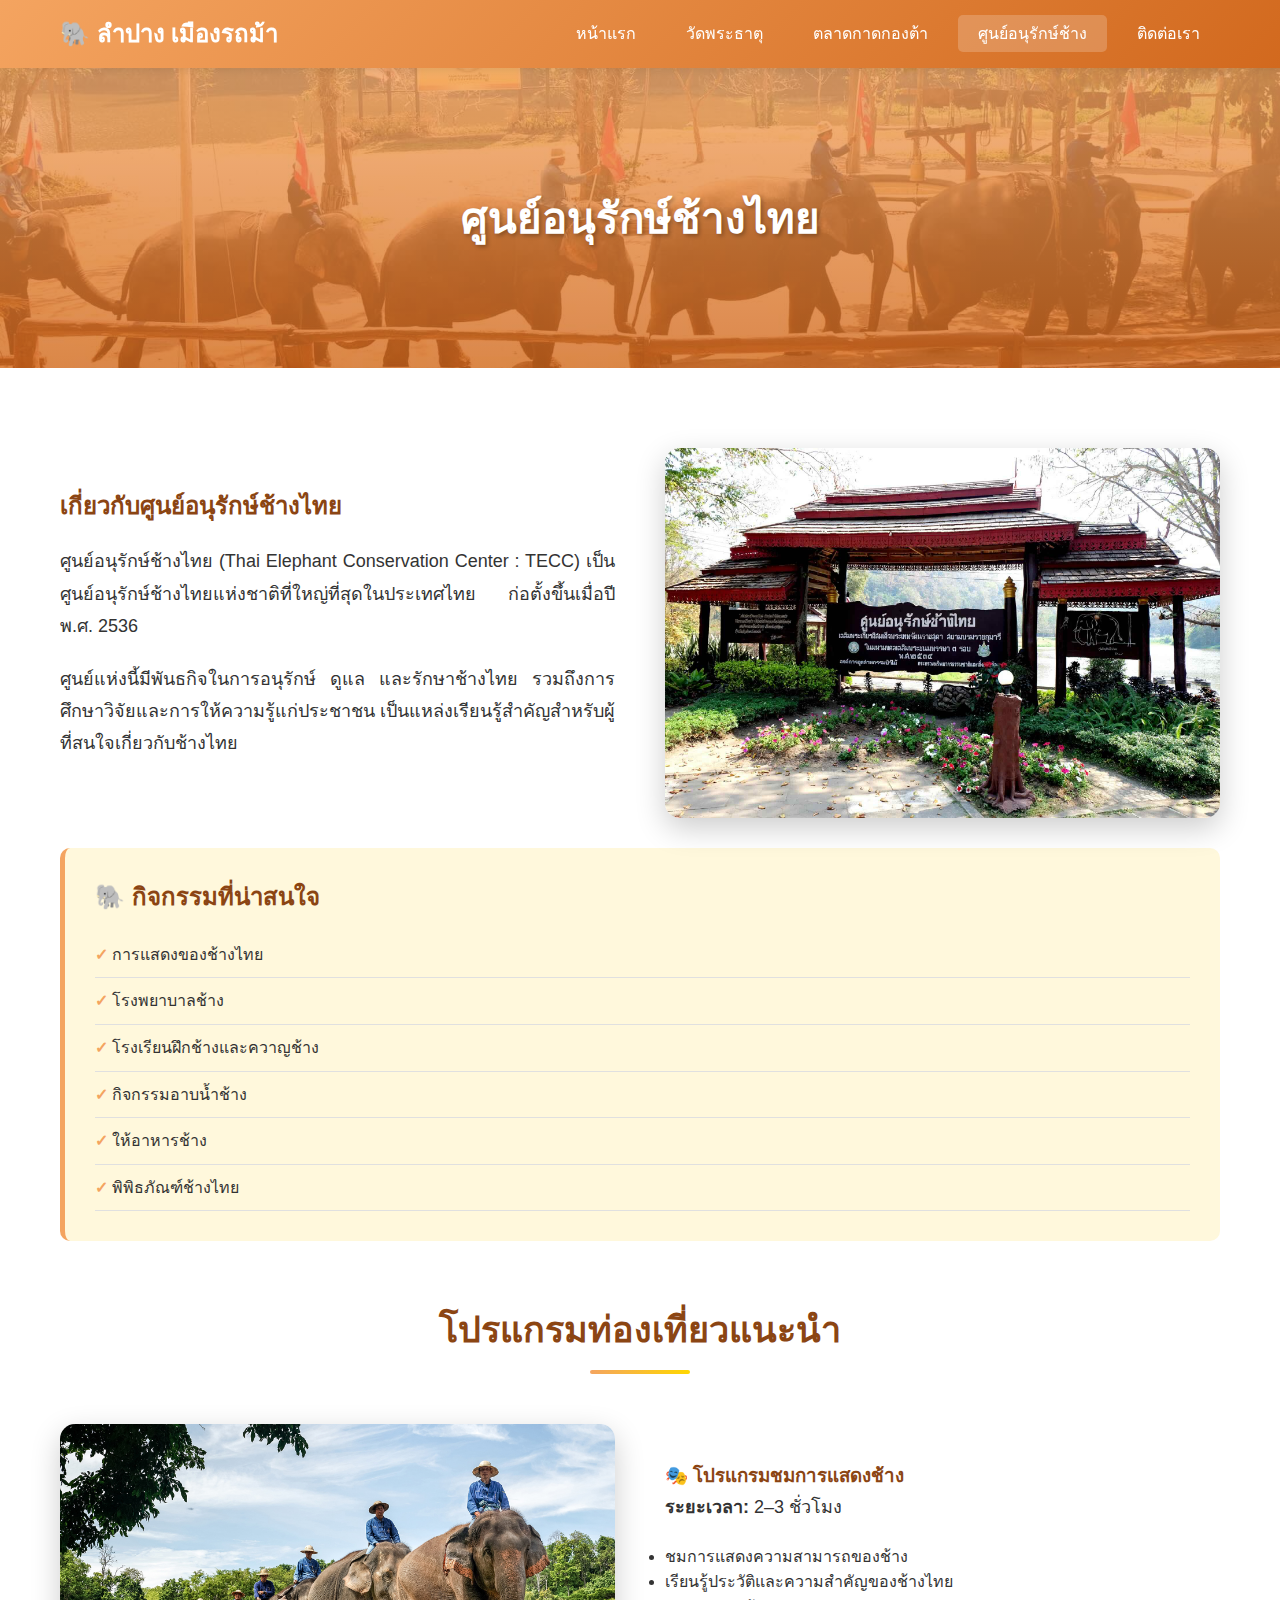
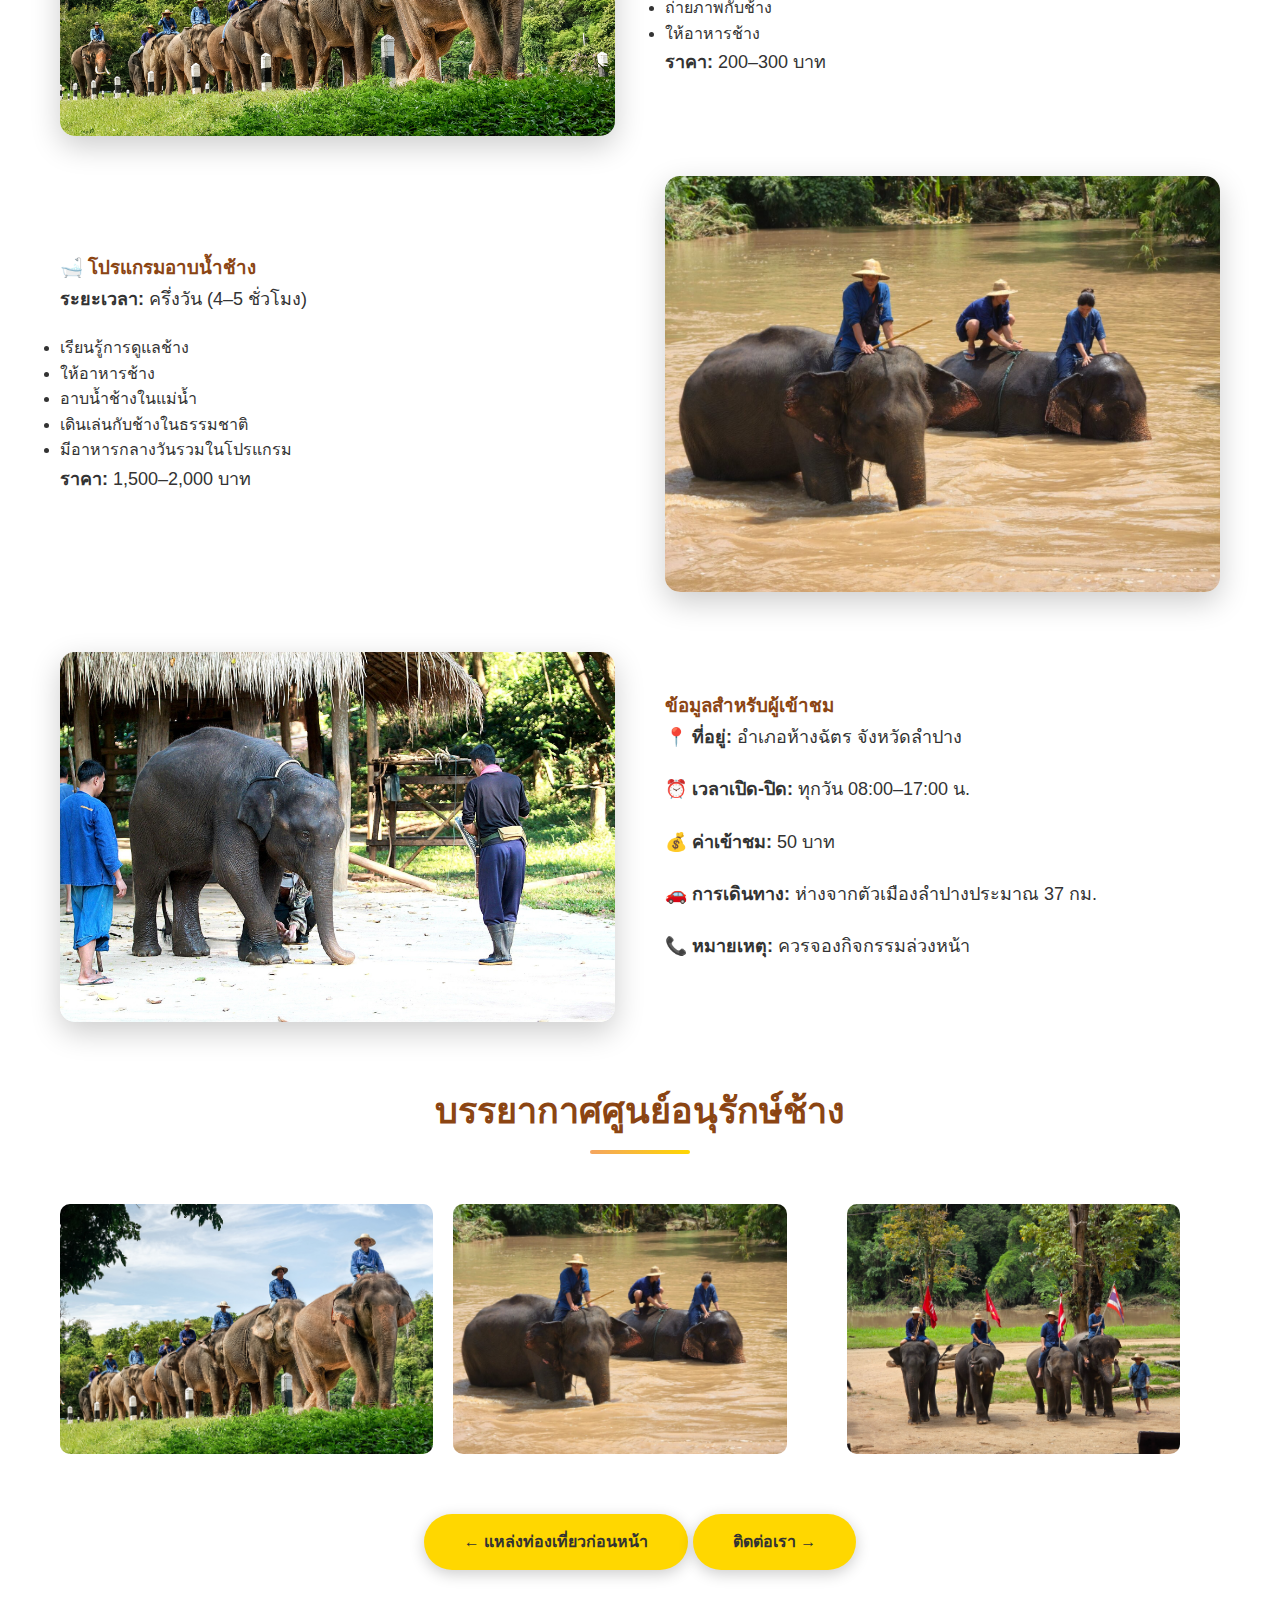
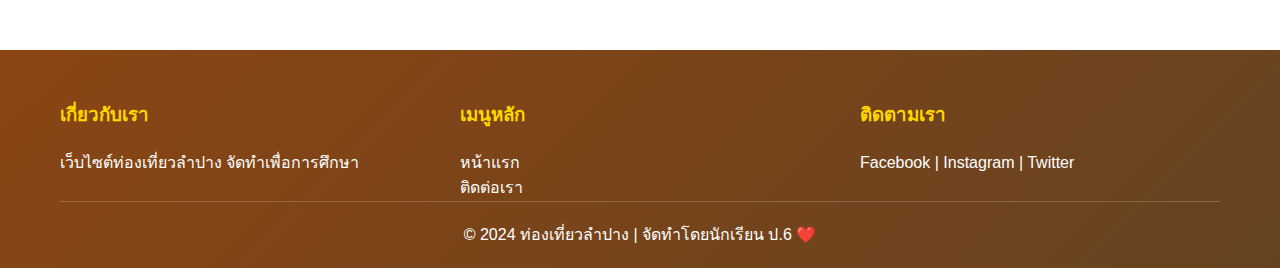
<file: elephant-center.html>
<!DOCTYPE html>
<html lang="th">
<head>
    <meta charset="UTF-8">
    <meta name="viewport" content="width=device-width, initial-scale=1.0">
    <title>ศูนย์อนุรักษ์ช้างไทย - ท่องเที่ยวลำปาง</title>
    <link rel="stylesheet" href="styles.css">
</head>
<body>

<!-- ================= Header และ Navigation ================= -->
<header>
    <div class="container">
        <div class="logo">
            <h1>🐘 ลำปาง เมืองรถม้า</h1>
        </div>
        <nav>
            <ul>
                <li><a href="index.html">หน้าแรก</a></li>
                <li><a href="wat-phra-that.html">วัดพระธาตุ</a></li>
                <li><a href="kad-kong-ta.html">ตลาดกาดกองต้า</a></li>
                <li><a href="elephant-center.html" class="active">ศูนย์อนุรักษ์ช้าง</a></li>
                <li><a href="contact.html">ติดต่อเรา</a></li>
            </ul>
        </nav>
    </div>
</header>

<!-- ================= Hero Section ================= -->
<section class="detail-hero"
    style="background-image: linear-gradient(rgba(244,164,96,0.8), rgba(210,105,30,0.8)), url('images/changthai0.jpeg');">
    <h2>ศูนย์อนุรักษ์ช้างไทย</h2>
</section>

<!-- ================= เนื้อหาหลัก ================= -->
<section class="detail-content">
    <div class="container">

        <div class="content-wrapper">
            <div class="content-text">
                <h2 style="color:#8B4513; margin-bottom:20px;">
                    เกี่ยวกับศูนย์อนุรักษ์ช้างไทย
                </h2>
                <p>
                    ศูนย์อนุรักษ์ช้างไทย (Thai Elephant Conservation Center : TECC)
                    เป็นศูนย์อนุรักษ์ช้างไทยแห่งชาติที่ใหญ่ที่สุดในประเทศไทย
                    ก่อตั้งขึ้นเมื่อปี พ.ศ. 2536
                </p>
                <p>
                    ศูนย์แห่งนี้มีพันธกิจในการอนุรักษ์ ดูแล และรักษาช้างไทย
                    รวมถึงการศึกษาวิจัยและการให้ความรู้แก่ประชาชน
                    เป็นแหล่งเรียนรู้สำคัญสำหรับผู้ที่สนใจเกี่ยวกับช้างไทย
                </p>
            </div>

            <div class="content-image">
                <img src="images/changthai01.jpeg" alt="ศูนย์อนุรักษ์ช้างไทย">
            </div>
        </div>

        <!-- ================= กิจกรรมที่น่าสนใจ ================= -->
        <div class="info-box">
            <h3>🐘 กิจกรรมที่น่าสนใจ</h3>
            <ul>
                <li>การแสดงของช้างไทย</li>
                <li>โรงพยาบาลช้าง</li>
                <li>โรงเรียนฝึกช้างและควาญช้าง</li>
                <li>กิจกรรมอาบน้ำช้าง</li>
                <li>ให้อาหารช้าง</li>
                <li>พิพิธภัณฑ์ช้างไทย</li>
            </ul>
        </div>

        <!-- ================= โปรแกรมแนะนำ ================= -->
        <div style="margin-top:60px;">
            <h2 class="section-title">โปรแกรมท่องเที่ยวแนะนำ</h2>

            <div class="content-wrapper" style="margin-bottom:40px;">
                <div class="content-image">
                    <img src="images/changthai1.jpg" alt="การแสดงช้าง">
                </div>
                <div class="content-text">
                    <h3 style="color:#8B4513;">🎭 โปรแกรมชมการแสดงช้าง</h3>
                    <p><strong>ระยะเวลา:</strong> 2–3 ชั่วโมง</p>
                    <ul>
                        <li>ชมการแสดงความสามารถของช้าง</li>
                        <li>เรียนรู้ประวัติและความสำคัญของช้างไทย</li>
                        <li>ถ่ายภาพกับช้าง</li>
                        <li>ให้อาหารช้าง</li>
                    </ul>
                    <p><strong>ราคา:</strong> 200–300 บาท</p>
                </div>
            </div>

            <div class="content-wrapper">
                <div class="content-text">
                    <h3 style="color:#8B4513;">🛁 โปรแกรมอาบน้ำช้าง</h3>
                    <p><strong>ระยะเวลา:</strong> ครึ่งวัน (4–5 ชั่วโมง)</p>
                    <ul>
                        <li>เรียนรู้การดูแลช้าง</li>
                        <li>ให้อาหารช้าง</li>
                        <li>อาบน้ำช้างในแม่น้ำ</li>
                        <li>เดินเล่นกับช้างในธรรมชาติ</li>
                        <li>มีอาหารกลางวันรวมในโปรแกรม</li>
                    </ul>
                    <p><strong>ราคา:</strong> 1,500–2,000 บาท</p>
                </div>
                <div class="content-image">
                    <img src="images/changthai2.jpg" alt="อาบน้ำช้าง">
                </div>
            </div>
        </div>

        <!-- ================= ข้อมูลผู้เข้าชม ================= -->
        <div class="content-wrapper" style="margin-top:60px;">
            <div class="content-image">
                <img src="images/changthai6.jpg" alt="ช้างน้อย">
            </div>
            <div class="content-text">
                <h3 style="color:#8B4513;">ข้อมูลสำหรับผู้เข้าชม</h3>
                <p><strong>📍 ที่อยู่:</strong> อำเภอห้างฉัตร จังหวัดลำปาง</p>
                <p><strong>⏰ เวลาเปิด-ปิด:</strong> ทุกวัน 08:00–17:00 น.</p>
                <p><strong>💰 ค่าเข้าชม:</strong> 50 บาท</p>
                <p><strong>🚗 การเดินทาง:</strong> ห่างจากตัวเมืองลำปางประมาณ 37 กม.</p>
                <p><strong>📞 หมายเหตุ:</strong> ควรจองกิจกรรมล่วงหน้า</p>
            </div>
        </div>

        <!-- ================= แกลเลอรี ================= -->
        <div style="margin-top:60px;">
            <h2 class="section-title">บรรยากาศศูนย์อนุรักษ์ช้าง</h2>
            <div class="gallery">
                <img src="images/changthai1.jpg" alt="ช้าง 1">
                <img src="images/changthai2.jpg" alt="ช้าง 2">
                <img src="images/changthai3.jpg" alt="ช้าง 3">
            </div>
        </div>

        <!-- ================= ปุ่มนำทาง ================= -->
        <div style="margin-top:60px; text-align:center;">
            <a href="kad-kong-ta.html" class="btn">← แหล่งท่องเที่ยวก่อนหน้า</a>
            <a href="contact.html" class="btn">ติดต่อเรา →</a>
        </div>

    </div>
</section>

<!-- ================= Footer ================= -->
<footer>
    <div class="container">
        <div class="footer-content">
            <div class="footer-section">
                <h3>เกี่ยวกับเรา</h3>
                <p>เว็บไซต์ท่องเที่ยวลำปาง จัดทำเพื่อการศึกษา</p>
            </div>
            <div class="footer-section">
                <h3>เมนูหลัก</h3>
                <ul>
                    <li><a href="index.html">หน้าแรก</a></li>
                    <li><a href="contact.html">ติดต่อเรา</a></li>
                </ul>
            </div>
            <div class="footer-section">
                <h3>ติดตามเรา</h3>
                <p>Facebook | Instagram | Twitter</p>
            </div>
        </div>
        <div class="footer-bottom">
            <p>&copy; 2024 ท่องเที่ยวลำปาง | จัดทำโดยนักเรียน ป.6 ❤️</p>
        </div>
    </div>
</footer>
</body>
</html>
</file>
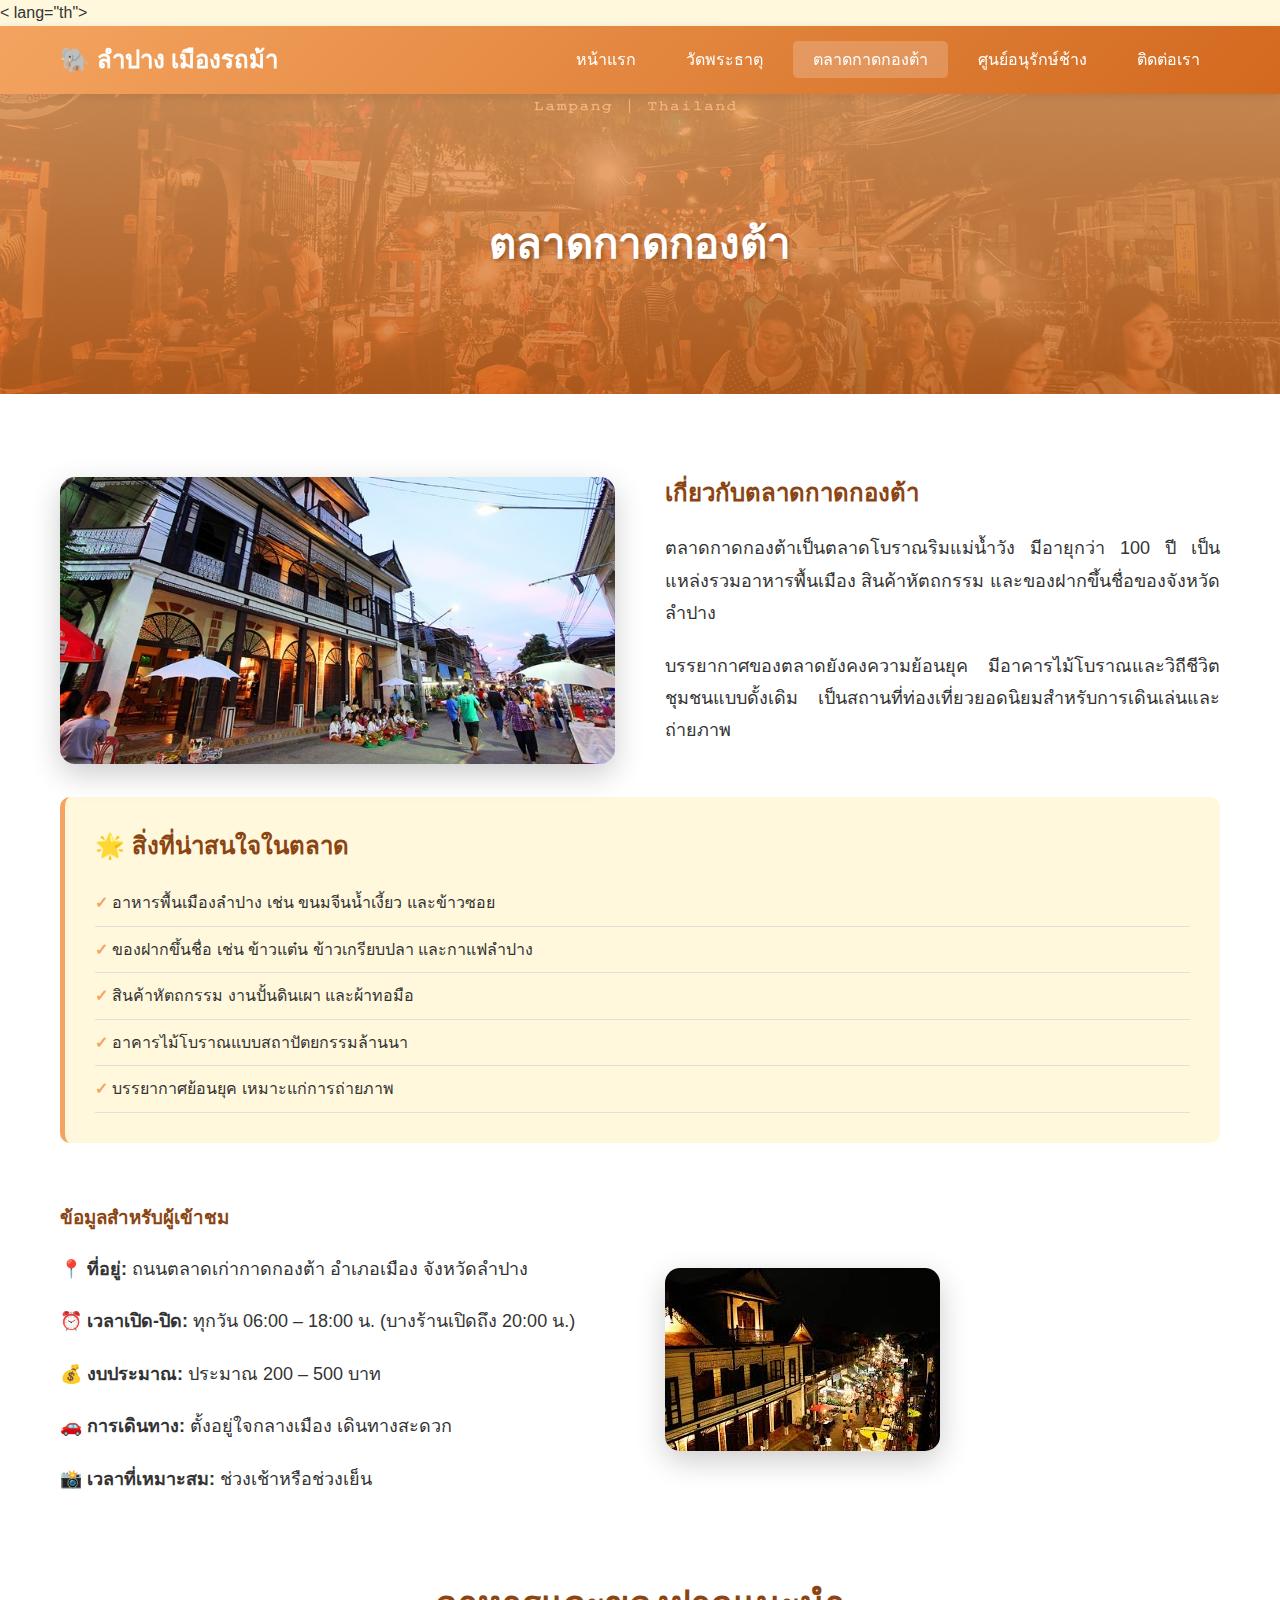
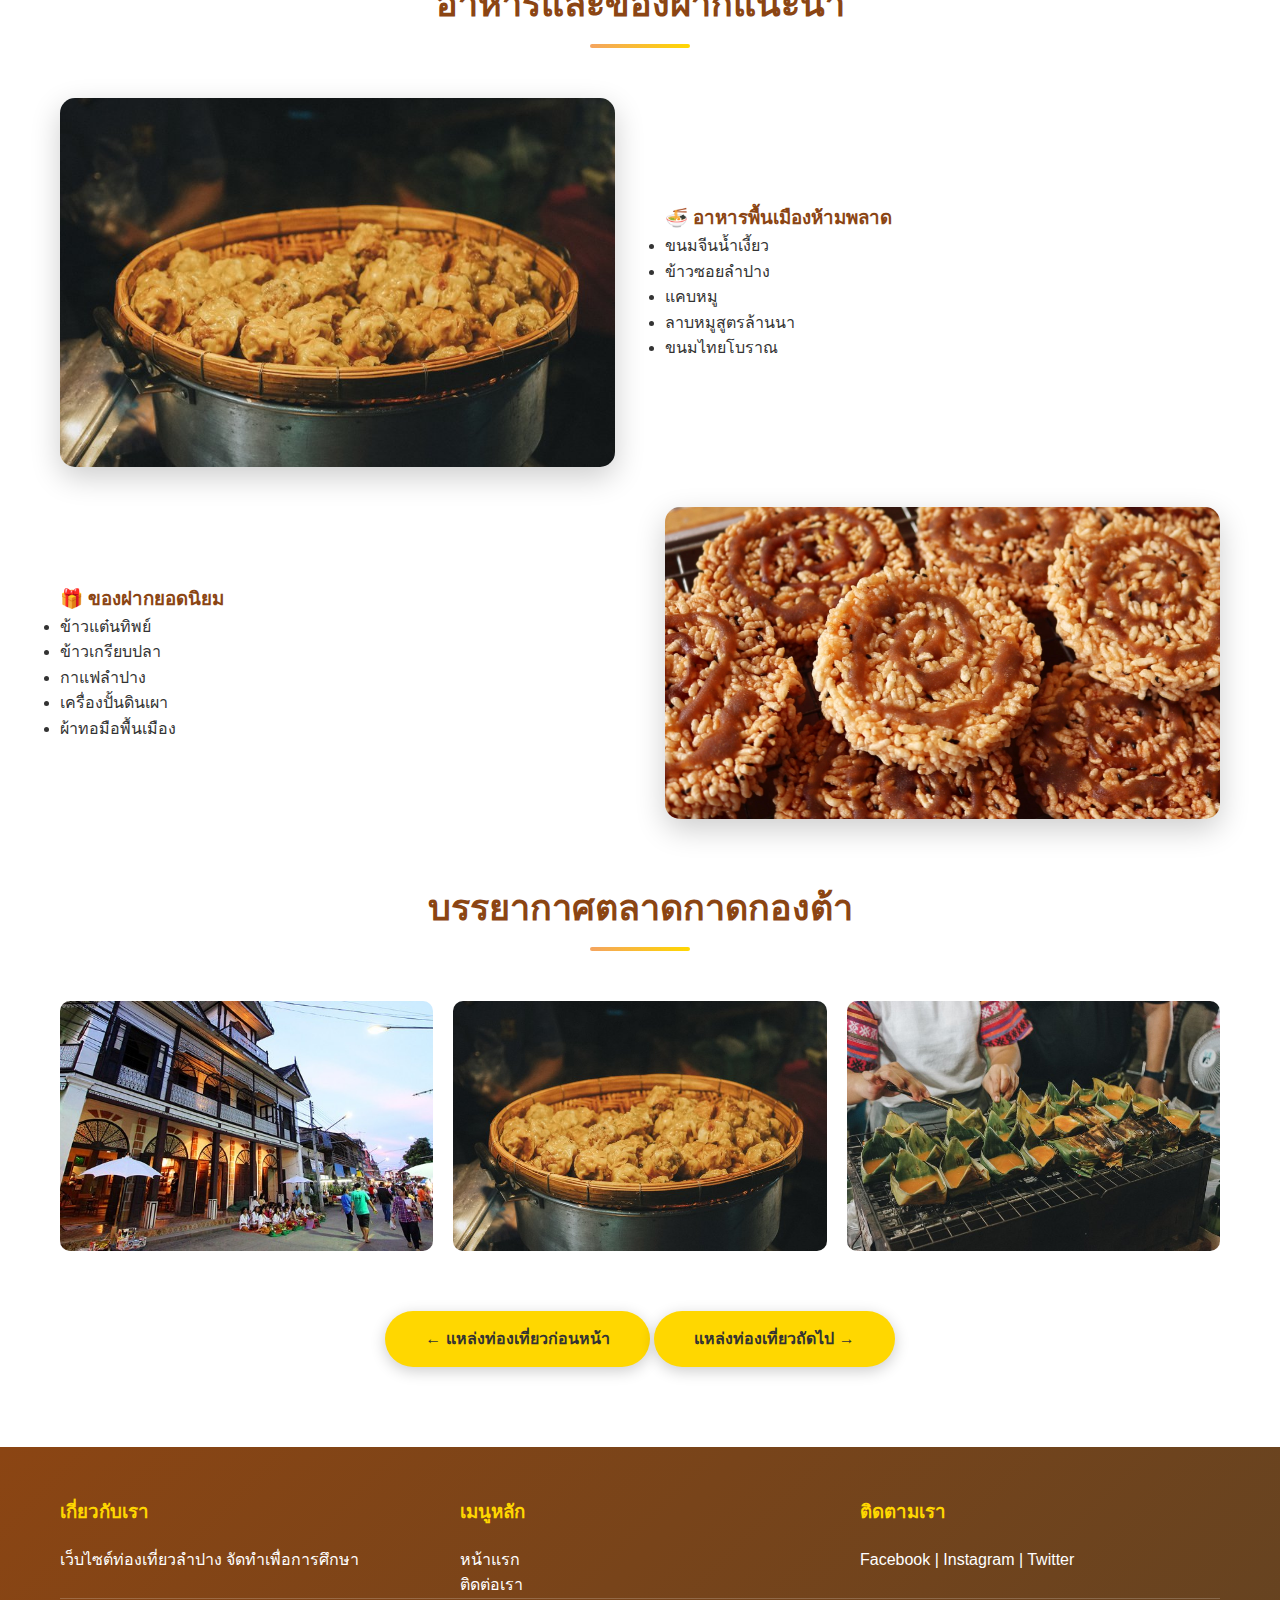
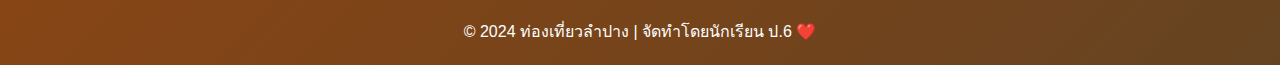
<file: kad-kong-ta.html>
<!DOCTYPE html>
< lang="th">
<head>
    <meta charset="UTF-8">
    <meta name="viewport" content="width=device-width, initial-scale=1.0">
    <title>ตลาดกาดกองต้า - ท่องเที่ยวลำปาง</title>
    <link rel="stylesheet" href="styles.css">
</head>
<body>

<!-- ================= Header และ Navigation ================= -->
<header>
    <div class="container">
        <div class="logo">
            <h1>🐘 ลำปาง เมืองรถม้า</h1>
        </div>
        <nav>
            <ul>
                <li><a href="index.html">หน้าแรก</a></li>
                <li><a href="wat-phra-that.html">วัดพระธาตุ</a></li>
                <li><a href="kad-kong-ta.html" class="active">ตลาดกาดกองต้า</a></li>
                <li><a href="elephant-center.html">ศูนย์อนุรักษ์ช้าง</a></li>
                <li><a href="contact.html">ติดต่อเรา</a></li>
            </ul>
        </nav>
    </div>
</header>

<!-- ================= Hero Section ================= -->
<section class="detail-hero"
    style="background-image: linear-gradient(rgba(244,164,96,0.8), rgba(210,105,30,0.8)), url('images/coverkongtamarket.jpg');">
    <h2>ตลาดกาดกองต้า</h2>
</section>

<!-- ================= เนื้อหาหลัก ================= -->
<section class="detail-content">
    <div class="container">

        <div class="content-wrapper">
            <div class="content-image">
                <img src="images/kongtamarket1.jpg" alt="ตลาดกาดกองต้า">
            </div>
            <div class="content-text">
                <h2 style="color:#8B4513; margin-bottom:20px;">
                    เกี่ยวกับตลาดกาดกองต้า
                </h2>
                <p>
                    ตลาดกาดกองต้าเป็นตลาดโบราณริมแม่น้ำวัง
                    มีอายุกว่า 100 ปี
                    เป็นแหล่งรวมอาหารพื้นเมือง สินค้าหัตถกรรม
                    และของฝากขึ้นชื่อของจังหวัดลำปาง
                </p>
                <p>
                    บรรยากาศของตลาดยังคงความย้อนยุค
                    มีอาคารไม้โบราณและวิถีชีวิตชุมชนแบบดั้งเดิม
                    เป็นสถานที่ท่องเที่ยวยอดนิยมสำหรับการเดินเล่นและถ่ายภาพ
                </p>
            </div>
        </div>

        <!-- ================= สิ่งที่น่าสนใจ ================= -->
        <div class="info-box">
            <h3>🌟 สิ่งที่น่าสนใจในตลาด</h3>
            <ul>
                <li>อาหารพื้นเมืองลำปาง เช่น ขนมจีนน้ำเงี้ยว และข้าวซอย</li>
                <li>ของฝากขึ้นชื่อ เช่น ข้าวแต๋น ข้าวเกรียบปลา และกาแฟลำปาง</li>
                <li>สินค้าหัตถกรรม งานปั้นดินเผา และผ้าทอมือ</li>
                <li>อาคารไม้โบราณแบบสถาปัตยกรรมล้านนา</li>
                <li>บรรยากาศย้อนยุค เหมาะแก่การถ่ายภาพ</li>
            </ul>
        </div>

        <!-- ================= ข้อมูลผู้เข้าชม ================= -->
        <div class="content-wrapper" style="margin-top:60px;">
            <div class="content-text">
                <h3 style="color:#8B4513; margin-bottom:20px;">
                    ข้อมูลสำหรับผู้เข้าชม
                </h3>
                <p><strong>📍 ที่อยู่:</strong> ถนนตลาดเก่ากาดกองต้า อำเภอเมือง จังหวัดลำปาง</p>
                <p><strong>⏰ เวลาเปิด-ปิด:</strong> ทุกวัน 06:00 – 18:00 น. (บางร้านเปิดถึง 20:00 น.)</p>
                <p><strong>💰 งบประมาณ:</strong> ประมาณ 200 – 500 บาท</p>
                <p><strong>🚗 การเดินทาง:</strong> ตั้งอยู่ใจกลางเมือง เดินทางสะดวก</p>
                <p><strong>📸 เวลาที่เหมาะสม:</strong> ช่วงเช้าหรือช่วงเย็น</p>
            </div>
            <div class="content-image">
                <img src="images/kongtamarket3.jpg" alt="บรรยากาศตลาดกาดกองต้า">
            </div>
        </div>

        <!-- ================= อาหารและของฝาก ================= -->
        <div style="margin-top:60px;">
            <h2 class="section-title">อาหารและของฝากแนะนำ</h2>

            <div class="content-wrapper" style="margin-bottom:40px;">
                <div class="content-image">
                    <img src="images/kongtamarket6.jpg" alt="อาหารพื้นเมือง">
                </div>
                <div class="content-text">
                    <h3 style="color:#8B4513;">🍜 อาหารพื้นเมืองห้ามพลาด</h3>
                    <ul>
                        <li>ขนมจีนน้ำเงี้ยว</li>
                        <li>ข้าวซอยลำปาง</li>
                        <li>แคบหมู</li>
                        <li>ลาบหมูสูตรล้านนา</li>
                        <li>ขนมไทยโบราณ</li>
                    </ul>
                </div>
            </div>

            <div class="content-wrapper">
                <div class="content-text">
                    <h3 style="color:#8B4513;">🎁 ของฝากยอดนิยม</h3>
                    <ul>
                        <li>ข้าวแต๋นทิพย์</li>
                        <li>ข้าวเกรียบปลา</li>
                        <li>กาแฟลำปาง</li>
                        <li>เครื่องปั้นดินเผา</li>
                        <li>ผ้าทอมือพื้นเมือง</li>
                    </ul>
                </div>
                <div class="content-image">
                    <img src="images/kong0.jpg" alt="ของฝากลำปาง">
                </div>
            </div>
        </div>

        <!-- ================= แกลเลอรี ================= -->
        <div style="margin-top:60px;">
            <h2 class="section-title">บรรยากาศตลาดกาดกองต้า</h2>
            <div class="gallery">
                <img src="images/kongtamarket1.jpg" alt="ตลาด 1">
                <img src="images/kongtamarket6.jpg" alt="ตลาด 2">
                <img src="images/kongtamarket7.jpg" alt="อาหารพื้นเมือง">
            </div>
        </div>

        <!-- ================= ปุ่มนำทาง ================= -->
        <div style="margin-top:60px; text-align:center;">
            <a href="wat-phra-that.html" class="btn">← แหล่งท่องเที่ยวก่อนหน้า</a>
            <a href="elephant-center.html" class="btn">แหล่งท่องเที่ยวถัดไป →</a>
        </div>

    </div>
</section>

<!-- ================= Footer ================= -->
<footer>
    <div class="container">
        <div class="footer-content">
            <div class="footer-section">
                <h3>เกี่ยวกับเรา</h3>
                <p>เว็บไซต์ท่องเที่ยวลำปาง จัดทำเพื่อการศึกษา</p>
            </div>
            <div class="footer-section">
                <h3>เมนูหลัก</h3>
                <ul>
                    <li><a href="index.html">หน้าแรก</a></li>
                    <li><a href="contact.html">ติดต่อเรา</a></li>
                </ul>
            </div>
            <div class="footer-section">
                <h3>ติดตามเรา</h3>
                <p>Facebook | Instagram | Twitter</p>
            </div>
        </div>
        <div class="footer-bottom">
            <p>&copy; 2024 ท่องเที่ยวลำปาง | จัดทำโดยนักเรียน ป.6 ❤️</p>
        </div>
    </div>
</footer>
</body>
</html>
</file>
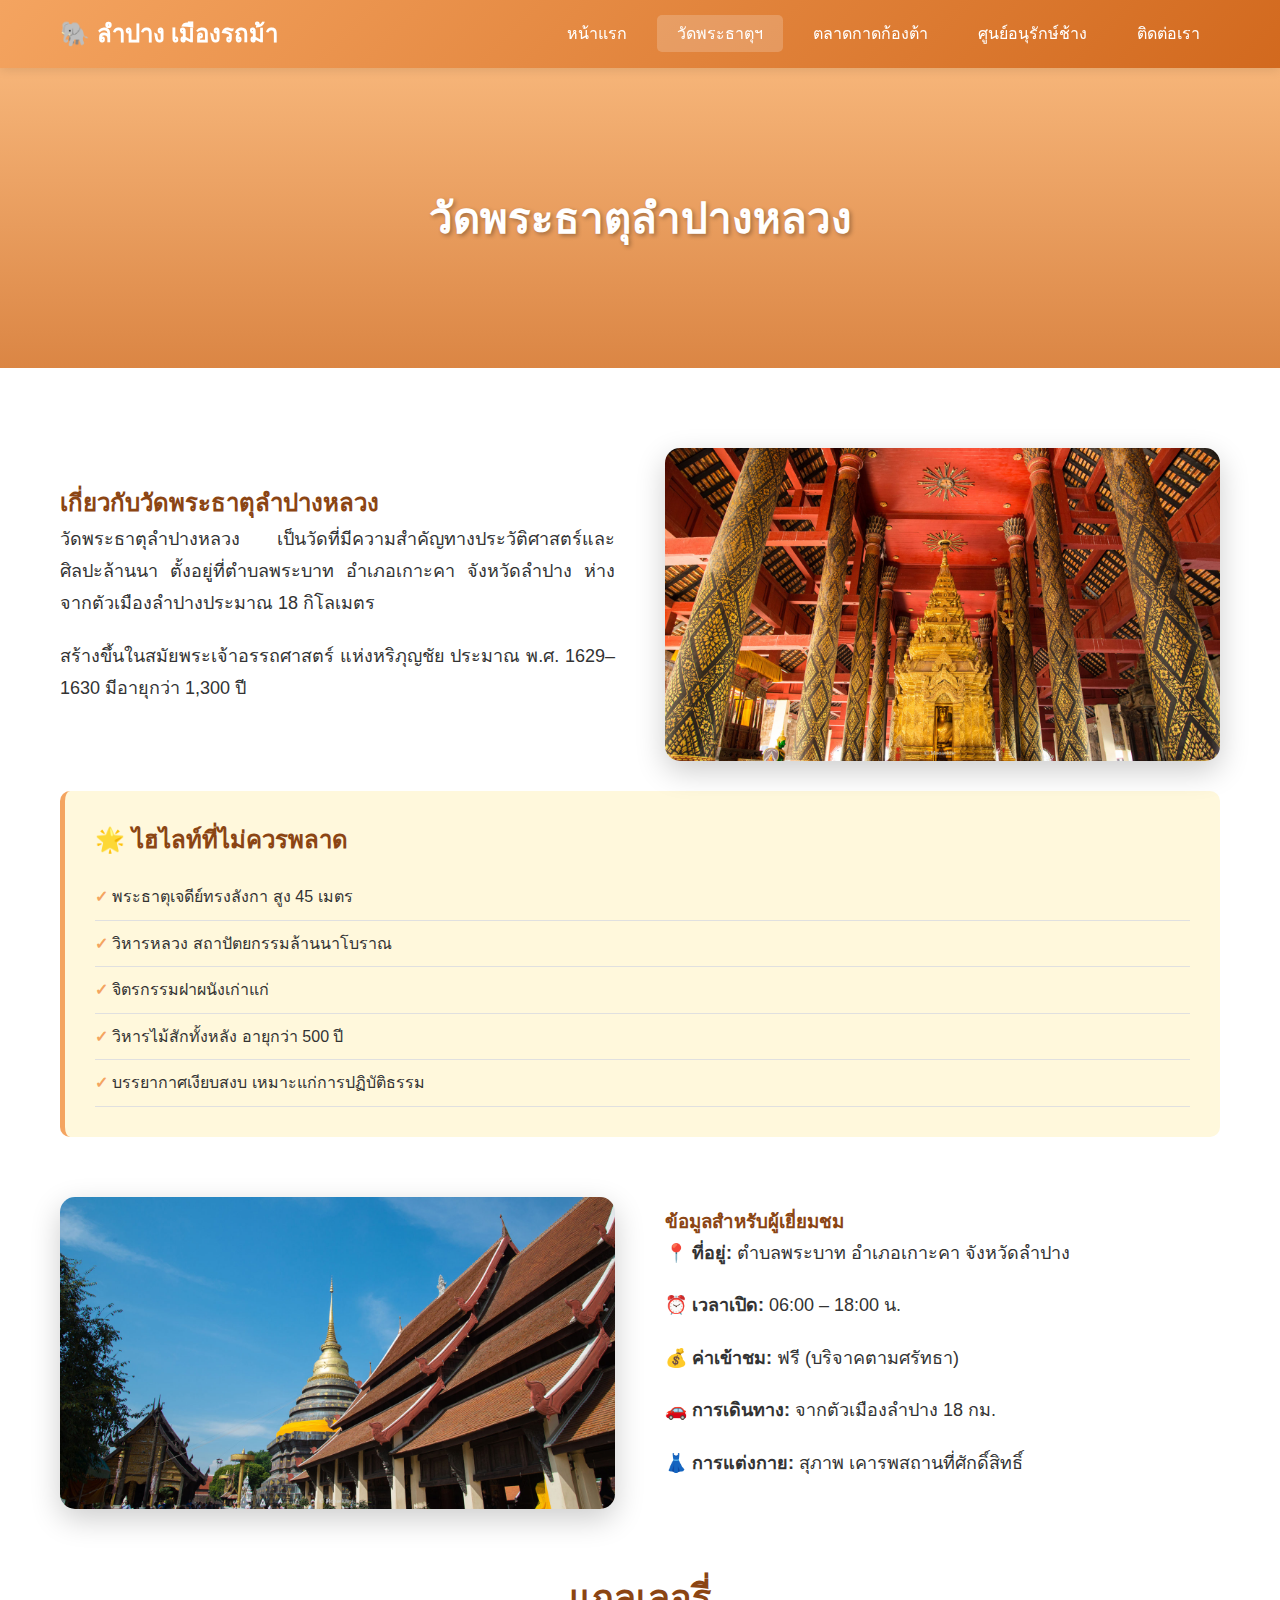
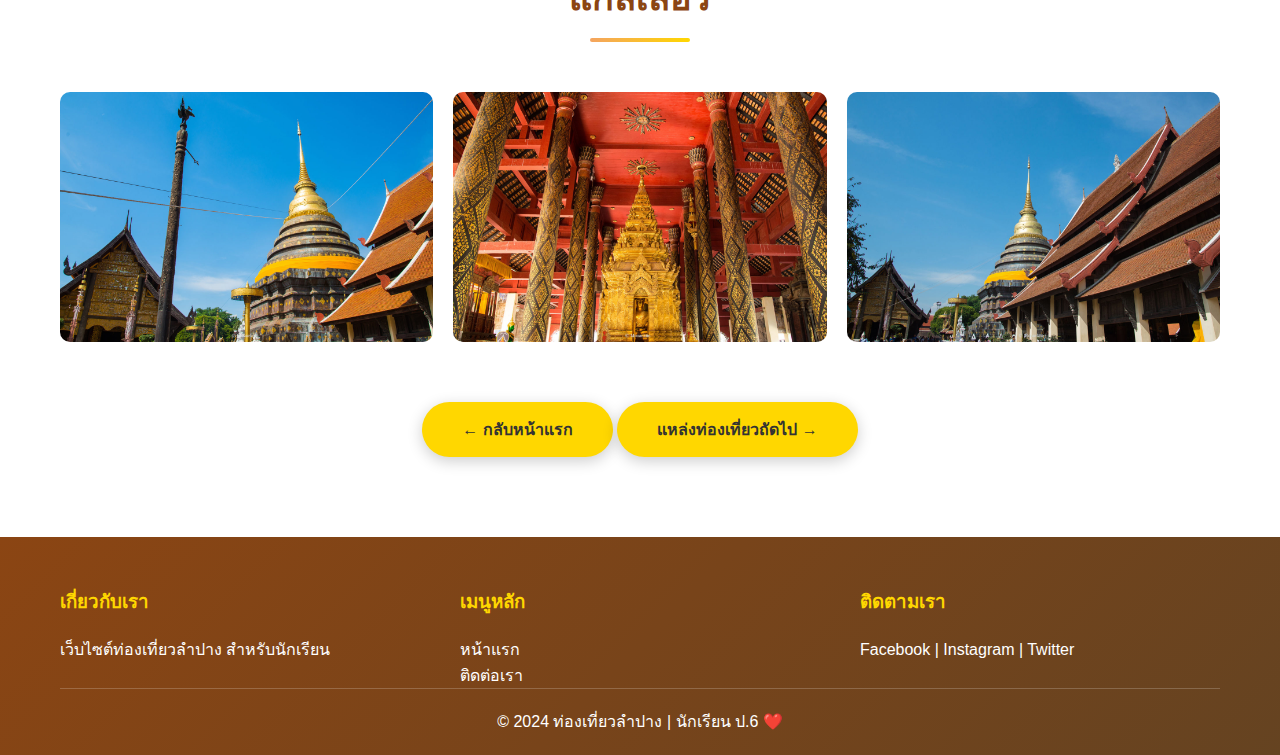
<file: wat-phra-that.html>
<!DOCTYPE html>
<html lang="th">
<head>
  <meta charset="UTF-8">
  <meta name="viewport" content="width=device-width, initial-scale=1.0">
  <title>วัดพระธาตุลำปางหลวง - ท่องเที่ยวลำปาง</title>
  <link rel="stylesheet" href="styles.css">
</head>
<body>

<!-- ===== Header ===== -->
<header>
  <div class="container">
    <div class="logo">
      <h1>🐘 ลำปาง เมืองรถม้า</h1>
    </div>
    <nav>
      <ul>
        <li><a href="index.html">หน้าแรก</a></li>
        <li><a href="wat-phra-that.html" class="active">วัดพระธาตุฯ</a></li>
        <li><a href="kad-kong-ta.html">ตลาดกาดก้องต้า</a></li>
        <li><a href="elephant-center.html">ศูนย์อนุรักษ์ช้าง</a></li>
        <li><a href="contact.html">ติดต่อเรา</a></li>
      </ul>
    </nav>
  </div>
</header>

<!-- ===== Hero ===== -->
<section class="detail-hero"
  style="background-image: linear-gradient(rgba(244,164,96,0.8), rgba(210,105,30,0.8)),
  url('https://images.unsplash.com/photo-1551882547-ff40c63fe5fa?w=1600&h=400&fit=crop');">
  <h2>วัดพระธาตุลำปางหลวง</h2>
</section>

<!-- ===== Content ===== -->
<section class="detail-content">
  <div class="container">

    <div class="content-wrapper">
      <div class="content-text">
        <h2 style="color:#8B4513;">เกี่ยวกับวัดพระธาตุลำปางหลวง</h2>
        <p>
          วัดพระธาตุลำปางหลวง เป็นวัดที่มีความสำคัญทางประวัติศาสตร์และศิลปะล้านนา
          ตั้งอยู่ที่ตำบลพระบาท อำเภอเกาะคา จังหวัดลำปาง
          ห่างจากตัวเมืองลำปางประมาณ 18 กิโลเมตร
        </p>
        <p>
          สร้างขึ้นในสมัยพระเจ้าอรรถศาสตร์ แห่งหริภุญชัย
          ประมาณ พ.ศ. 1629–1630 มีอายุกว่า 1,300 ปี
        </p>
      </div>

      <div class="content-image">
        <img src="images/Watphrathatlampangluang2.jpg" alt="วัดพระธาตุลำปางหลวง">
      </div>
    </div>

    <!-- ไฮไลท์ -->
    <div class="info-box">
      <h3>🌟 ไฮไลท์ที่ไม่ควรพลาด</h3>
      <ul>
        <li>พระธาตุเจดีย์ทรงลังกา สูง 45 เมตร</li>
        <li>วิหารหลวง สถาปัตยกรรมล้านนาโบราณ</li>
        <li>จิตรกรรมฝาผนังเก่าแก่</li>
        <li>วิหารไม้สักทั้งหลัง อายุกว่า 500 ปี</li>
        <li>บรรยากาศเงียบสงบ เหมาะแก่การปฏิบัติธรรม</li>
      </ul>
    </div>

    <!-- ข้อมูลผู้เยี่ยมชม -->
    <div class="content-wrapper" style="margin-top:60px;">
      <div class="content-image">
        <img src="images/Watphrathatlampangluang3.jpg" alt="พระธาตุเจดีย์">
      </div>
      <div class="content-text">
        <h3 style="color:#8B4513;">ข้อมูลสำหรับผู้เยี่ยมชม</h3>
        <p><strong>📍 ที่อยู่:</strong> ตำบลพระบาท อำเภอเกาะคา จังหวัดลำปาง</p>
        <p><strong>⏰ เวลาเปิด:</strong> 06:00 – 18:00 น.</p>
        <p><strong>💰 ค่าเข้าชม:</strong> ฟรี (บริจาคตามศรัทธา)</p>
        <p><strong>🚗 การเดินทาง:</strong> จากตัวเมืองลำปาง 18 กม.</p>
        <p><strong>👗 การแต่งกาย:</strong> สุภาพ เคารพสถานที่ศักดิ์สิทธิ์</p>
      </div>
    </div>

    <!-- Gallery -->
    <div style="margin-top:60px;">
      <h2 class="section-title">แกลเลอรี่</h2>
      <div class="gallery">
        <img src="images/Watphrathatlampangluang.jpg" alt="ภาพที่ 1">
        <img src="images/Watphrathatlampangluang2.jpg" alt="ภาพที่ 2">
        <img src="images/Watphrathatlampangluang3.jpg" alt="ภาพที่ 3">
      </div>
    </div>

    <!-- Buttons -->
    <div style="margin-top:60px; text-align:center;">
      <a href="index.html" class="btn">← กลับหน้าแรก</a>
      <a href="kad-kong-ta.html" class="btn">แหล่งท่องเที่ยวถัดไป →</a>
    </div>

  </div>
</section>

<!-- ===== Footer ===== -->
<footer>
  <div class="container">
    <div class="footer-content">
      <div class="footer-section">
        <h3>เกี่ยวกับเรา</h3>
        <p>เว็บไซต์ท่องเที่ยวลำปาง สำหรับนักเรียน</p>
      </div>
      <div class="footer-section">
        <h3>เมนูหลัก</h3>
        <ul>
          <li><a href="index.html">หน้าแรก</a></li>
          <li><a href="contact.html">ติดต่อเรา</a></li>
        </ul>
      </div>
      <div class="footer-section">
        <h3>ติดตามเรา</h3>
        <p>Facebook | Instagram | Twitter</p>
      </div>
    </div>

    <div class="footer-bottom">
      <p>© 2024 ท่องเที่ยวลำปาง | นักเรียน ป.6 ❤️</p>
    </div>
  </div>
</footer>

</body>
</html>
</file>
<file: styles.css>
/* =====================================================
   ตั้งค่าพื้นฐาน (Base Styles)
===================================================== */
* {
  margin: 0;
  padding: 0;
  box-sizing: border-box;
}

body {
  font-family: 'Segoe UI', Tahoma, Geneva, Verdana, sans-serif;
  line-height: 1.6;
  color: #333;
  background-color: #FFF8DC;
}

img {
  max-width: 100%;
  display: block;
}

.container {
  max-width: 1200px;
  margin: 0 auto;
  padding: 0 20px;
}

/* =====================================================
   Header & Navigation
===================================================== */
header {
  background: linear-gradient(135deg, #F4A460 0%, #D2691E 100%);
  box-shadow: 0 2px 10px rgba(0,0,0,0.1);
  position: sticky;
  top: 0;
  z-index: 1000;
}

header .container {
  display: flex;
  justify-content: space-between;
  align-items: center;
  padding: 15px 20px;
}

.logo h1 {
  color: white;
  font-size: 24px;
  font-weight: bold;
}

nav ul {
  display: flex;
  list-style: none;
  gap: 10px;
}

nav ul li a {
  color: white;
  text-decoration: none;
  padding: 10px 20px;
  border-radius: 5px;
  transition: all 0.3s ease;
  font-weight: 500;
}

nav ul li a:hover,
nav ul li a.active {
  background-color: rgba(255,255,255,0.2);
  transform: translateY(-2px);
}

/* =====================================================
   Hero Section
===================================================== */
.hero {
  background: linear-gradient(
      rgba(244,164,96,0.8),
      rgba(210,105,30,0.8)
    ),
    url('images/lampang2.jpg') center/cover;
  height: 500px;
  display: flex;
  align-items: center;
  justify-content: center;
  text-align: center;
  color: white;
}

.hero-content h2 {
  font-size: 48px;
  margin-bottom: 20px;
  text-shadow: 2px 2px 4px rgba(0,0,0,0.3);
}

.hero-content p {
  font-size: 24px;
  margin-bottom: 30px;
  text-shadow: 1px 1px 2px rgba(0,0,0,0.3);
}

/* =====================================================
   Buttons
===================================================== */
.btn {
  display: inline-block;
  padding: 15px 40px;
  background-color: #FFD700;
  color: #333;
  text-decoration: none;
  border-radius: 50px;
  font-weight: bold;
  transition: all 0.3s ease;
  box-shadow: 0 4px 15px rgba(0,0,0,0.2);
}

.btn:hover {
  background-color: #FFA500;
  transform: translateY(-3px);
  box-shadow: 0 6px 20px rgba(0,0,0,0.3);
}

.btn-link {
  display: inline-block;
  color: #F4A460;
  text-decoration: none;
  font-weight: bold;
  font-size: 18px;
  transition: all 0.3s ease;
}

.btn-link:hover {
  color: #D2691E;
  transform: translateX(5px);
}

/* =====================================================
   Section Title
===================================================== */
.section-title {
  text-align: center;
  font-size: 36px;
  color: #8B4513;
  margin-bottom: 50px;
  position: relative;
  padding-bottom: 15px;
}

.section-title::after {
  content: '';
  position: absolute;
  bottom: 0;
  left: 50%;
  transform: translateX(-50%);
  width: 100px;
  height: 4px;
  background: linear-gradient(90deg, #F4A460, #FFD700);
  border-radius: 2px;
}

/* =====================================================
   About Section
===================================================== */
.about {
  padding: 80px 0;
  background-color: white;
}

.content-wrapper {
  display: flex;
  align-items: center;
  gap: 50px;
}

.content-text {
  flex: 1;
}

.content-text p {
  font-size: 18px;
  margin-bottom: 20px;
  text-align: justify;
  line-height: 1.8;
}

.content-image {
  flex: 1;
}

.content-image img {
  border-radius: 15px;
  box-shadow: 0 10px 30px rgba(0,0,0,0.2);
  transition: transform 0.3s ease;
}

.content-image img:hover {
  transform: scale(1.05);
}

/* =====================================================
   Attractions Section
===================================================== */
.attractions {
  padding: 80px 0;
}

.attraction-item {
  display: flex;
  align-items: center;
  gap: 50px;
  margin-bottom: 60px;
  background-color: white;
  padding: 40px;
  border-radius: 15px;
  box-shadow: 0 5px 20px rgba(0,0,0,0.1);
  transition: all 0.3s ease;
}

.attraction-item:hover {
  transform: translateY(-5px);
  box-shadow: 0 10px 30px rgba(0,0,0,0.15);
}

.attraction-item.reverse {
  flex-direction: row-reverse;
}

.attraction-image,
.attraction-content {
  flex: 1;
}

.attraction-image img {
  border-radius: 10px;
}

.attraction-content h3 {
  font-size: 28px;
  color: #8B4513;
  margin-bottom: 20px;
}

.attraction-content p {
  font-size: 16px;
  line-height: 1.8;
  margin-bottom: 20px;
}

/* =====================================================
   Detail Page
===================================================== */
.detail-hero {
  background: linear-gradient(
      rgba(244,164,96,0.8),
      rgba(210,105,30,0.8)
    ),
    url('https://images.unsplash.com/photo-1551882547-ff40c63fe5fa?w=1600')
    center/cover;
  height: 300px;
  display: flex;
  align-items: center;
  justify-content: center;
  color: white;
}

.detail-hero h2 {
  font-size: 42px;
  text-shadow: 2px 2px 4px rgba(0,0,0,0.3);
}

.detail-content {
  padding: 80px 0;
  background-color: white;
}

.info-box {
  background-color: #FFF8DC;
  padding: 30px;
  border-radius: 10px;
  border-left: 5px solid #F4A460;
  margin: 30px 0;
}

.info-box h3 {
  color: #8B4513;
  margin-bottom: 15px;
  font-size: 24px;
}

.info-box ul {
  list-style: none;
}

.info-box ul li {
  padding: 10px 0;
  border-bottom: 1px solid #e0e0e0;
}

.info-box ul li::before {
  content: "✓ ";
  color: #F4A460;
  font-weight: bold;
}

/* =====================================================
   Gallery
===================================================== */
.gallery {
  display: grid;
  grid-template-columns: repeat(auto-fit, minmax(300px,1fr));
  gap: 20px;
  margin-top: 40px;
}

.gallery img {
  height: 250px;
  object-fit: cover;
  border-radius: 10px;
  transition: transform 0.3s ease;
}

.gallery img:hover {
  transform: scale(1.05);
}

/* =====================================================
   Contact Section
===================================================== */
.contact-section {
  padding: 80px 0;
}

.contact-container {
  display: flex;
  gap: 50px;
}

.contact-info,
.contact-form {
  flex: 1;
  background-color: white;
  padding: 40px;
  border-radius: 15px;
  box-shadow: 0 5px 20px rgba(0,0,0,0.1);
}

.form-group {
  margin-bottom: 25px;
}

.form-group label {
  display: block;
  margin-bottom: 8px;
  color: #8B4513;
  font-weight: bold;
}

.form-group input,
.form-group textarea {
  width: 100%;
  padding: 12px;
  border: 2px solid #e0e0e0;
  border-radius: 5px;
  font-size: 16px;
}

.form-group textarea {
  min-height: 150px;
  resize: vertical;
}

.submit-btn {
  width: 100%;
  padding: 15px;
  background: linear-gradient(135deg, #F4A460, #D2691E);
  color: white;
  border: none;
  font-size: 18px;
  font-weight: bold;
  cursor: pointer;
}

/* =====================================================
   Footer
===================================================== */
footer {
  background: linear-gradient(135deg, #8B4513, #654321);
  color: white;
  padding: 50px 0 20px;
}

.footer-content {
  display: grid;
  grid-template-columns: repeat(auto-fit, minmax(250px,1fr));
  gap: 40px;
}

.footer-section h3 {
  color: #FFD700;
  margin-bottom: 20px;
}

.footer-section ul {
  list-style: none;
}

.footer-section ul li a {
  color: white;
  text-decoration: none;
}

.footer-section ul li a:hover {
  color: #FFD700;
}

.footer-bottom {
  text-align: center;
  padding-top: 20px;
  border-top: 1px solid rgba(255,255,255,0.2);
}

/* =====================================================
   Responsive Design
===================================================== */
@media (max-width: 768px) {
  header .container,
  .content-wrapper,
  .attraction-item,
  .contact-container {
    flex-direction: column;
  }

  .hero-content h2 {
    font-size: 32px;
  }

  .hero-content p {
    font-size: 18px;
  }

  .section-title {
    font-size: 28px;
  }
}
</file>
